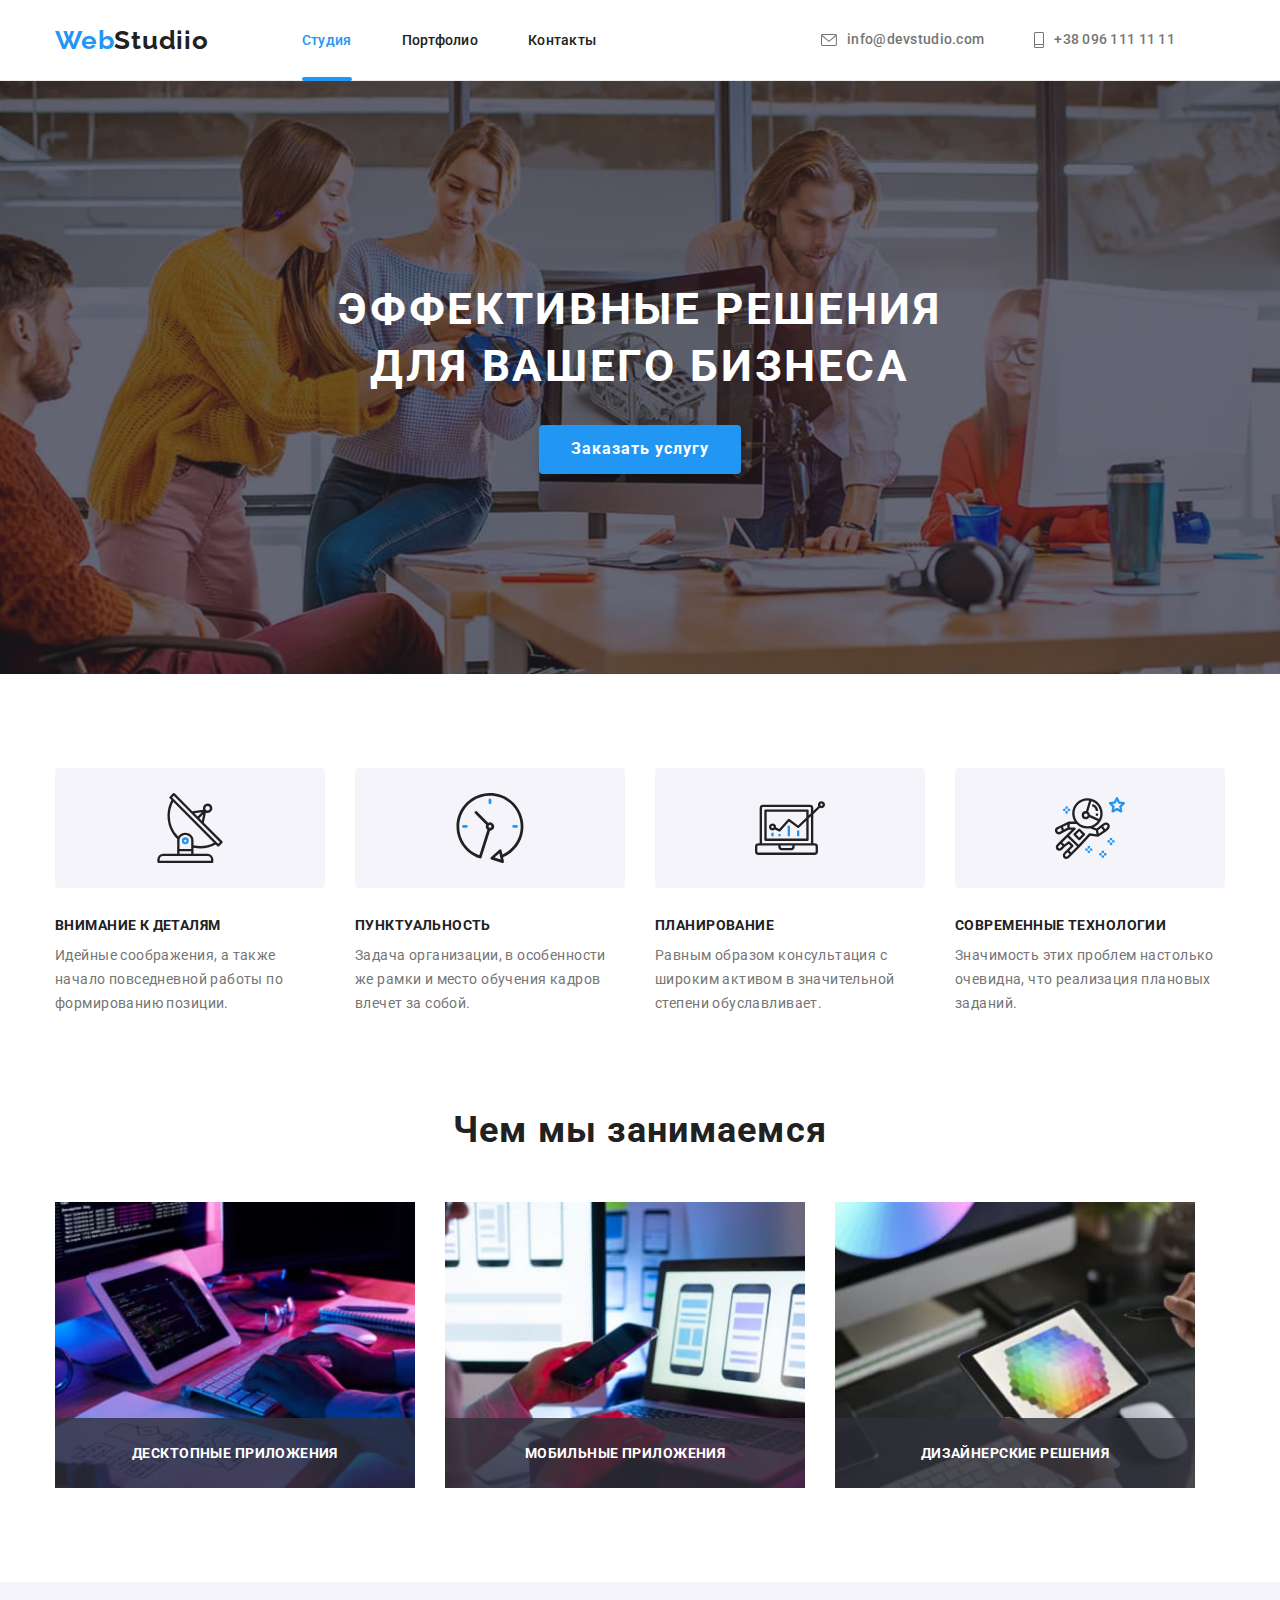
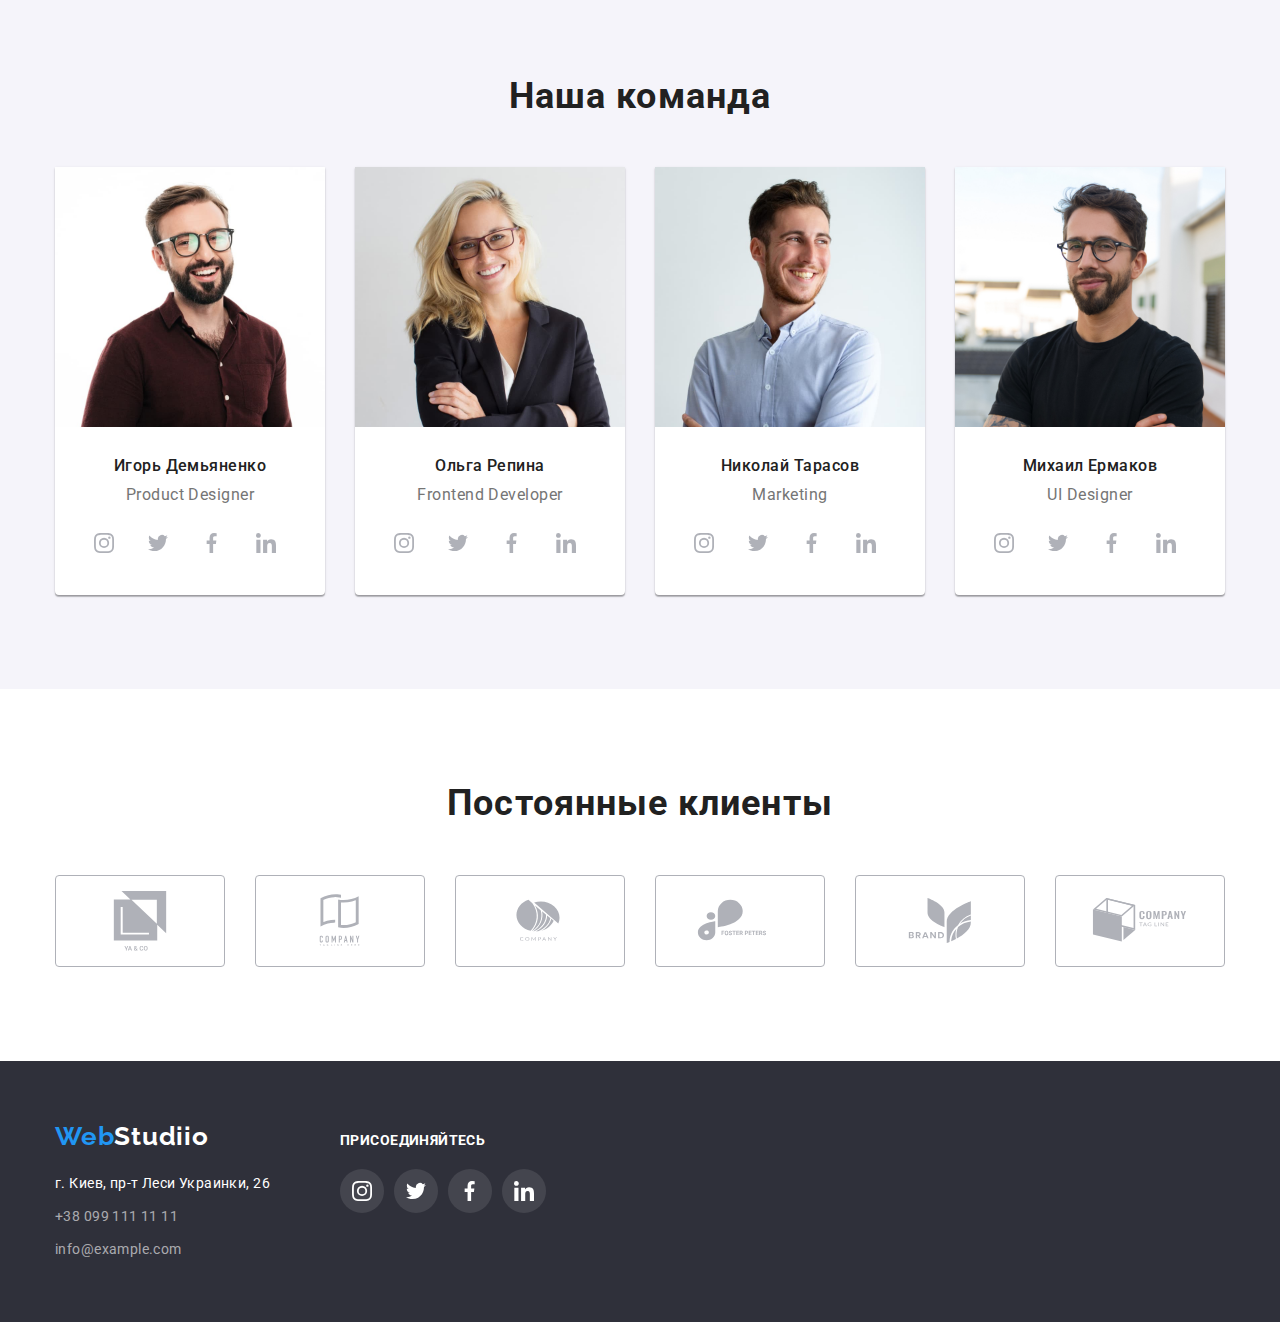
<file: index.html>
<!DOCTYPE html>
<html lang="en">
<head>
    <meta charset="UTF-8">
    <meta http-equiv="X-UA-Compatible" content="IE=edge">
    <meta name="viewport" content="width=device-width, initial-scale=1.0">
    <title>Document</title>
    <link rel="preconnect" href="https://fonts.googleapis.com">
    <link rel="preconnect" href="https://fonts.gstatic.com" crossorigin>
    <link href="https://fonts.googleapis.com/css2?family=Raleway:wght@700&family=Roboto:wght@300;400;500;700;900&display=swap" rel="stylesheet">
    <link rel="stylesheet" href="https://cdnjs.cloudflare.com/ajax/libs/modern-normalize/1.1.0/modern-normalize.min.css">
    <link rel="stylesheet" href="./css/styles.css">
</head>
<body>
    <header class="header">
        <div class="conteiner head">
            <nav class="navigator">
                <a href="#" class="navigator__logo">
                    <span class="nav__web">Web</span><span class="nav__studio">Studiio</span>
                </a>
                <ul class="navigator__list">
                    <li class="navigator__item"><a class="navigator__item-link curent" href="index.html">Студия</a></li>
                    <li class="navigator__item"><a class="navigator__item-link" href="./portfolio.html">Портфолио</a></li>
                    <li class="navigator__item"><a class="navigator__item-link"  href="">Контакты</a></li>
                </ul>
            </nav> 
            <ul class="navigator__contakt-list">
                <li class="navigator__contakt-item">
                    <a href="mailto:info@devstudio.com" class="navigator__contakt-link" >
                        <svg width="16px"; height="12px"; class="navigator__contakt-item-envelope">
                            <use href="images/symbol-defs.svg#icon-mail"></use>
                        </svg>info@devstudio.com
                    </a>
                </li>
                <li class="navigator__contakt-item">                  
                    <a href="tel:+38 096 111 11 11" class="navigator__contakt-link" >
                        <svg width="10px"; height="16px"; class="navigator__contakt-item-envelope">
                            <use href="images/symbol-defs.svg#icon-phone"></use>
                        </svg>
                        +38 096 111 11 11
                    </a>
                </li>
            </ul> 
        </div>
    </header>
    <main>
            <section class="hero">
                <div class="conteiner" >
                    <h1 class="section__titel-text">Эффективные решения <br> для вашего бизнеса</h1>
                    <button class="sectio__titel-button" type="button" data-modal-open >Заказать услугу</button>
                </div>           
            </section>
            <section class="section">
                <div class="conteiner">
                    <h2 class="visually-hidden"> НАши приимущества </h2>
                    <ul class="section__about-list">
                        <li class="section__about-item"> 
                            <div class="section__about-item-block">
                                <svg width="70"; height="70"; class="section__about-item-img">
                                    <use href="images/symbol-defs (1).svg#icon-antenna-1-1"></use>
                                </svg>
                            </div>                           
                            <h3 class="section__about-item-head">Внимание к деталям</h3>
                            <p class="section__about-item-paragraf">
                                    Идейные соображения, а также начало повседневной работы по формированию позиции.
                            </p>
                        </li>
                        <li class="section__about-item">
                            <div class="section__about-item-block">
                                <svg width="70"; height="70"; class="section__about-item-img">
                                    <use href="images/symbol-defs (1).svg#icon-clock-1-1"></use>
                                </svg>
                            </div>                           
                                <h3 class="section__about-item-head" >Пунктуальность</h3>
                                <p class="section__about-item-paragraf">
                                    Задача организации, в особенности же рамки и место обучения кадров влечет за собой.
                                </p>
                        </li>
                        <li class="section__about-item">
                            <div class="section__about-item-block">
                                <svg width="70"; height="70"; class="section__about-item-img">
                                    <use href="images/symbol-defs (1).svg#icon-diagram-1-1"></use>
                                </svg>
                            </div>                          
                            <h3 class="section__about-item-head">Планирование</h3>
                            <p class="section__about-item-paragraf">
                                    Равным образом консультация с широким активом в значительной степени обуславливает.
                            </p>
                        </li>
                        <li class="section__about-item">
                            <div class="section__about-item-block">
                                <svg width="70"; height="70"; class="section__about-item-img">
                                    <use href="images/symbol-defs (1).svg#icon-astronaut-1-1"></use>
                                </svg>
                            </div>                         
                            <h3 class="section__about-item-head">Современные технологии</h3>
                            <p class="section__about-item-paragraf">
                                    Значимость этих проблем настолько очевидна, что реализация плановых заданий.
                            </p>
                        </li>
                    </ul>
                </div>       
            </section>
            <section class="section__aboutus section">
                <div class="conteiner">
                    <h2 class="section__aboutus-head">Чем мы занимаемся</h2>
                    <ul class="section__aboutus-list">
                        <li class="section__aboutus-item">
                            <div class="aboutus-img-block">
                                <img src="images/komp.jpg" alt="компьютер" class="section__aboutus-img">
                                <div class="aboutus-text">
                                    <p class="aboutus-text-transkript">
                                        Десктопные приложения
                                    </p>
                                </div>
                            </div>
                            
                        </li>
                        <li class="section__aboutus-item">
                            <div class="aboutus-img-block">
                                <img src="images/developer.jpg" alt="разработка" class="section__aboutus-img">
                                <div class="aboutus-text">
                                    <p class="aboutus-text-transkript">
                                        Мобильные приложения
                                    </p>
                                </div>
                            </div>
                            
                        </li>
                        <li class="section__aboutus-item">
                            <div class="aboutus-img-block">
                                <img src="images/grafic.jpg" alt="графика" class="section__aboutus-img">
                                <div class="aboutus-text">
                                    <p class="aboutus-text-transkript">
                                        Дизайнерские решения
                                    </p>
                                </div>
                            </div>
                            
                        </li>
                    </ul>
                </div>            
            </section>
            <section class="team-section section">
                <div class="conteiner">
                    <h2 class="section__team-head">Наша команда</h2>
                    <ul class="section__team-item">
                        <li class="section__team-list">
                            <img src="images/igor.jpg" alt="Игорь Демьяненко" class="section__team-img">
                            <div class="section__team-block">
                                <h3 class="section__team-name">Игорь Демьяненко</h3>
                                <p class="section__team-position">Product Designer</p>
                                <ul class="action-list">
                                    <li class="action-item"> 
                                        <a href="#" class="action-href">
                                            <svg width="20"; height="20"; class="action-href-img">
                                                <use href="images/symbol-defs (1).svg#icon-instagram-2-2"></use>
                                            </svg>
                                        </a>
                                    </li>
                                    <li class="action-item"> 
                                        <a href="#" class="action-href">
                                            <svg width="20"; height="20"; class="action-href-img">
                                                <use href="images/symbol-defs (1).svg#icon-Vector-1-1"></use>
                                            </svg>
                                        </a>
                                    </li>
                                    <li class="action-item"> 
                                        <a href="#" class="action-href">
                                            <svg width="20"; height="20"; class="action-href-img">
                                                <use href="images/symbol-defs (1).svg#icon-Vector-2-1"></use>
                                            </svg>
                                        </a>
                                    </li>
                                    <li class="action-item"> 
                                        <a href="#" class="action-href">
                                            <svg width="20"; height="20"; class="action-href-img">
                                                <use href="images/symbol-defs (1).svg#icon-linkedin-1-1"></use>
                                            </svg>
                                        </a>
                                    </li>
                                </ul>
                            </div>                          
                        </li>
                        <li class="section__team-list">
                            <img src="images/olga.jpg" alt="Ольга Репина" class="section__team-img">
                            <div class="section__team-block">
                                <h3 class="section__team-name">Ольга Репина</h3>
                                <p class="section__team-position">Frontend Developer</p>
                                <ul class="action-list">
                                    <li class="action-item"> 
                                            <a href="#" class="action-href">
                                                <svg width="20"; height="20"; class="action-href-img">
                                                    <use href="images/symbol-defs (1).svg#icon-instagram-2-2"></use>
                                                </svg>
                                            </a>
                                        </li>
                                        <li class="action-item"> 
                                            <a href="#" class="action-href">
                                                <svg width="20"; height="20"; class="action-href-img">
                                                    <use href="images/symbol-defs (1).svg#icon-Vector-1-1"></use>
                                                </svg>
                                            </a>
                                        </li>
                                        <li class="action-item"> 
                                            <a href="#" class="action-href">
                                                <svg width="20"; height="20"; class="action-href-img">
                                                    <use href="images/symbol-defs (1).svg#icon-Vector-2-1"></use>
                                                </svg>
                                            </a>
                                        </li>
                                        <li class="action-item"> 
                                            <a href="#" class="action-href">
                                                <svg width="20"; height="20"; class="action-href-img">
                                                    <use href="images/symbol-defs (1).svg#icon-linkedin-1-1"></use>
                                                </svg>
                                            </a>
                                        </li>
                                </ul>
                            </div>                          
                        </li>
                        <li class="section__team-list">
                            <img src="images/Kolia.jpg" alt="Николай Тарасов" class="section__team-img">
                            <div class="section__team-block">
                                <h3 class="section__team-name">Николай Тарасов</h3>
                                <p class="section__team-position">Marketing</p>
                                <ul class="action-list">
                                    <li class="action-item"> 
                                        <a href="#" class="action-href">
                                            <svg width="20"; height="20"; class="action-href-img">
                                                <use href="images/symbol-defs (1).svg#icon-instagram-2-2"></use>
                                            </svg>
                                        </a>
                                    </li>
                                        <li class="action-item"> 
                                            <a href="#" class="action-href">
                                                <svg width="20"; height="20"; class="action-href-img">
                                                    <use href="images/symbol-defs (1).svg#icon-Vector-1-1"></use>
                                                </svg>
                                            </a>
                                        </li>
                                        <li class="action-item"> 
                                            <a href="#" class="action-href">
                                                <svg width="20"; height="20"; class="action-href-img">
                                                    <use href="images/symbol-defs (1).svg#icon-Vector-2-1"></use>
                                                </svg>
                                            </a>
                                        </li>
                                        <li class="action-item"> 
                                            <a href="#" class="action-href">
                                                <svg width="20"; height="20"; class="action-href-img">
                                                    <use href="images/symbol-defs (1).svg#icon-linkedin-1-1"></use>
                                                </svg>
                                            </a>
                                        </li>
                                </ul>
                            </div>                            
                        </li>
                        <li class="section__team-list">
                            <img src="images/Miha.jpg" alt="Михаил Ермаков" class="section__team-img">
                            <div class="section__team-block">
                                <h3 class="section__team-name">Михаил Ермаков</h3>
                                <p class="section__team-position">UI Designer</p>
                                <ul class="action-list">
                                    <li class="action-item">
                                        <a href="#" class="action-href">
                                            <svg width="20"; height="20"; class="action-href-img">
                                                <use href="images/symbol-defs (1).svg#icon-instagram-2-2"></use>
                                            </svg>
                                        </a>
                                    </li>
                                        <li class="action-item">
                                            <a href="#" class="action-href">
                                                <svg width="20"; height="20"; class="action-href-img">
                                                    <use href="images/symbol-defs (1).svg#icon-Vector-1-1"></use>
                                                </svg>
                                            </a>
                                        </li>
                                        <li class="action-item">
                                            <a href="#" class="action-href">
                                                <svg width="20"; height="20"; class="action-href-img">
                                                    <use href="images/symbol-defs (1).svg#icon-Vector-2-1"></use>
                                                </svg>
                                            </a>
                                        </li>
                                        <li class="action-item">
                                            <a href="#" class="action-href">
                                                <svg width="20"; height="20"; class="action-href-img">
                                                    <use href="images/symbol-defs (1).svg#icon-linkedin-1-1"></use>
                                                </svg>
                                            </a>
                                        </li>
                                </ul>
                            </div>                           
                        </li>
                    </ul>
                </div>              
            </section>
            <section class="section"> 
                <div class="client conteiner">
                    <h2 class="section__team-head">Постоянные клиенты</h2>
                    <ul class="client-list">
                        <li class="client-item">
                            <a href="" class="client-link">
                                <svg width="106"; height="60"; class="client-img">
                                    <use href="images/symbol-defs (1).svg#icon-group-1"></use>
                                </svg>
                            </a>
                        </li>
                        <li class="client-item">
                            <a href="" class="client-link">
                                <svg width="106"; height="60"; class="client-img">
                                    <use href="images/symbol-defs.svg#icon-book"></use>
                                </svg>
                            </a>
                        </li>
                        <li class="client-item">
                            <a href="" class="client-link">
                                <svg  width="106"; height="60"; class="client-img">
                                    <use href="images/symbol-defs.svg#icon-orange"></use>
                                </svg>
                            </a>
                        </li>
                        <li class="client-item">
                            <a href="" class="client-link">
                                <svg width="106"; height="60"; class="client-img">
                                    <use href="images/symbol-defs.svg#icon-woter"></use>
                                </svg>
                            </a>
                        </li>
                        <li class="client-item">
                            <a href="" class="client-link">
                                <svg width="106"; height="60"; class="client-img">
                                    <use href="images/symbol-defs.svg#icon-List"></use>
                                </svg>
                            </a>
                        </li>
                        <li class="client-item">
                            <a href="" class="client-link">
                                <svg width="106"; height="60"; class="client-img">
                                    <use href="images/symbol-defs.svg#icon-kub"></use>
                                </svg>
                            </a>
                        </li>
                    </ul>
                </div>               
            </section>
    </main>
    <footer class="footer">
        <div class="conteiner footer-navigate">
            <div>
                <a href="#" class="footer__href-logo">
                    <span class="footer__logo">Web</span><span class="footer__studio">Studiio</span>
                </a>
                <address class="footer__adress">
                    <ul class="footer__adress-list">
                        <li class="footer__adress-item"><a class="footer__adress-ite-link-ferst" href="https://www.google.com/maps/place/%D0%B1%D1%83%D0%BB%D1%8C%D0%B2%D0%B0%D1%80+%D0%9B%D0%B5%D1%81%D1%96+%D0%A3%D0%BA%D1%80%D0%B0%D1%97%D0%BD%D0%BA%D0%B8,+26,+%D0%9A%D0%B8%D1%97%D0%B2,+02000/@50.4265807,30.5361971,17z/data=!3m1!4b1!4m5!3m4!1s0x40d4cf0e033ecbe9:0x57a4dffefec77da0!8m2!3d50.4265807!4d30.5383858">г. Киев, пр-т Леси Украинки, 26</a></li>
                        <li class="footer__adress-item"><a class="footer__adress-ite-link" href="tel:+38 099 111 11 11">+38 099 111 11 11</a></li>
                        <li class="footer__adress-item"><a class="footer__adress-ite-link" href="mailto:info@example.com">info@example.com</a></li>
                    </ul>
                </address>
            </div>
            <div class="footer-social-nav">
                <h3 class="footer-social-header">присоединяйтесь</h3>
                <ul class="footer-list">
                            <li class="footer-item">
                                <a href="#" class="footer-href">
                                    <svg width="20"; height="20"; class="footer-href-img">
                                        <use href="images/symbol-defs (1).svg#icon-instagram-2-2"></use>
                                    </svg>
                                </a>
                            </li>
                                <li class="footer-item">
                                    <a href="#" class="footer-href">
                                        <svg width="20"; height="20"; class="footer-href-img">
                                            <use href="images/symbol-defs (1).svg#icon-Vector-1-1"></use>
                                        </svg>
                                    </a>
                                </li>
                                <li class="footer-item">
                                    <a href="#" class="footer-href">
                                        <svg width="20"; height="20"; class="footer-href-img">
                                            <use href="images/symbol-defs (1).svg#icon-Vector-2-1"></use>
                                        </svg>
                                    </a>
                                </li>
                                <li class="footer-item">
                                    <a href="#" class="footer-href">
                                        <svg width="20"; height="20"; class="footer-href-img">
                                            <use href="images/symbol-defs (1).svg#icon-linkedin-1-1"></use>
                                        </svg>
                                    </a>
                                    </li>
                            </ul>
                        </li>
                    </ul>  
            </div>
            
        </div>        
    </footer>
    <div class="backdrop is-hidden" data-modal>
        <div class="modal">
            <button type="button" class="modal-btn" data-modal-close><img src="images/close.jpg" alt=""></button>
        </div>
    </div>
    <script src="js/modal.js"></script>
</body>
</html>
</file>
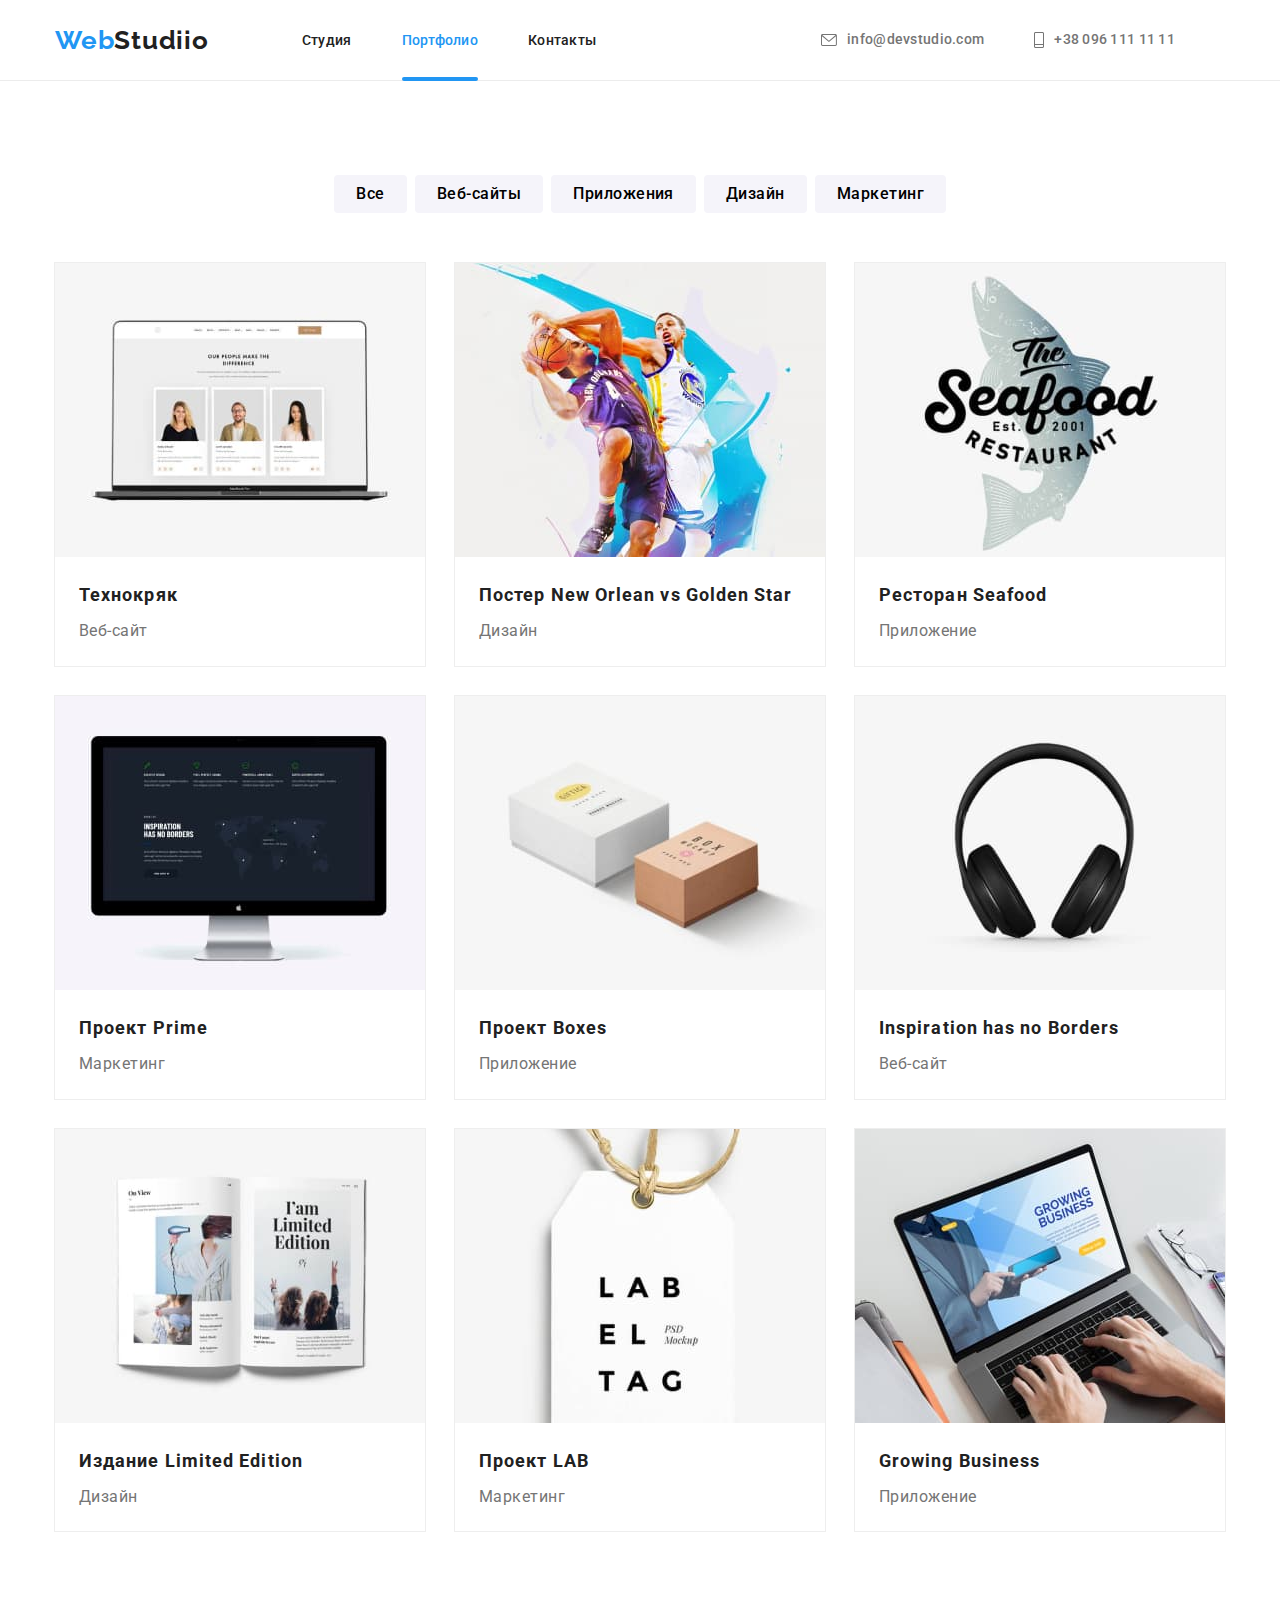
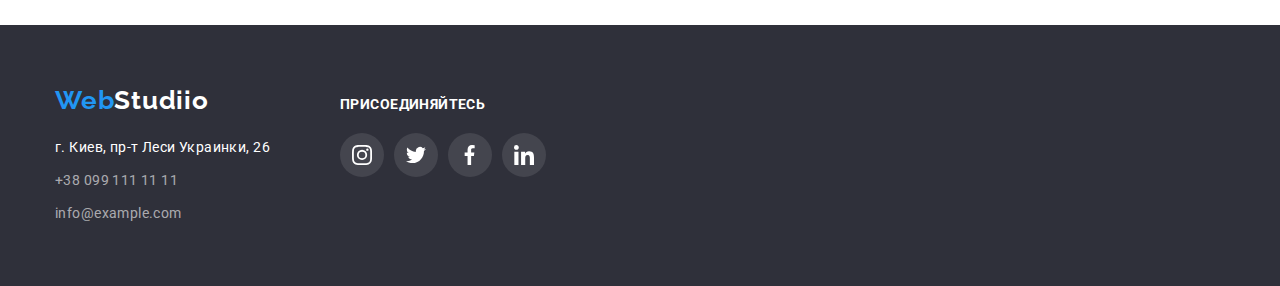
<file: portfolio.html>
<!DOCTYPE html>
<html lang="en">
<head>
    <meta charset="UTF-8">
    <meta http-equiv="X-UA-Compatible" content="IE=edge">
    <meta name="viewport" content="width=device-width, initial-scale=1.0">    
    <title>Document</title>
    <link rel="preconnect" href="https://fonts.googleapis.com">
    <link rel="preconnect" href="https://fonts.gstatic.com" crossorigin>
    <link href="https://fonts.googleapis.com/css2?family=Raleway:wght@700&family=Roboto:wght@300;400;500;700;900&display=swap" rel="stylesheet">
    <link rel="stylesheet" href="https://cdnjs.cloudflare.com/ajax/libs/modern-normalize/1.1.0/modern-normalize.min.css">
    <link rel="stylesheet" href="./css/styles.css">
</head>
<body>
    <header class="header">
        <div class="conteiner head">
            <nav class="navigator">
                <a href="#" class="navigator__logo">
                    <span class="nav__web">Web</span><span class="nav__studio">Studiio</span>
                </a>
                <ul class="navigator__list">
                    <li class="navigator__item"><a class="navigator__item-link" href="index.html">Студия</a></li>
                    <li class="navigator__item"><a class="navigator__item-link curent" href="./portfolio.html">Портфолио</a></li>
                    <li class="navigator__item"><a class="navigator__item-link last" href="#">Контакты</a></li>
                </ul>
            </nav> 
            <ul class="navigator__contakt-list">
                <li class="navigator__contakt-item">
                    <a href="mailto:info@devstudio.com" class="navigator__contakt-link">
                        <svg width="16px"; height="12px"; class="navigator__contakt-item-envelope">
                            <use href="images/symbol-defs.svg#icon-mail"></use>
                        </svg>info@devstudio.com
                    </a>
                </li>
                <li class="navigator__contakt-item">                  
                    <a href="tel:+38 096 111 11 11" class="navigator__contakt-link">
                        <svg width="10px"; height="16px"; class="navigator__contakt-item-envelope">
                            <use href="images/symbol-defs.svg#icon-phone"></use>
                        </svg>
                        +38 096 111 11 11
                    </a>
                </li>
            </ul> 
        </div>
    </header>
    <main>
        <section class="section">
            <div class="conteiner">
                <h1 class="visually-hidden">Контент</h1>
                <ul class="filter">
                    <li class="filter-item"><button type="button" class="filter__button">Все</button> </li> 
                    <li class="filter-item"><button type="button" class="filter__button">Веб-сайты</button> </li> 
                    <li class="filter-item"><button type="button" class="filter__button">Приложения</button> </li> 
                    <li class="filter-item"><button type="button" class="filter__button">Дизайн</button> </li> 
                    <li class="filter-item"><button type="button" class="filter__button">Маркетинг</button> </li> 
                </ul>
                <ul class="portfolio__cards-list">
                    <li class="portfolio__list-item">                              
                                <a href="#" class="portfolio__list-href">
                                    <div class="portfolio-product">
                                        <img src="images/img.jpg" alt="компьютер" class="portfolio__item-img">
                                        <div class="portfolio-list-hover">
                                            <p class="portfolioi-card-hover-paragraf">
                                                Технокряк это современная площадка распространения коронавируса. Компании используют эту платформу для цифрового шпионажа и атак на защищённые сервера конкурентов.
                                            </p>
                                        </div>  
                                    </div>        
                                    
                                    
                                    <div class="partfolio__list-block">
                                        <h2 class="portfolio__header">Технокряк</h2>
                                        <p class="portfolio__text">Веб-сайт</p>
                                    </div>     
                                </a>
                    </li>
                    <li class="portfolio__list-item">
                        
                            <a href="#" class="portfolio__list-href">
                                <div class="portfolio-product"> 
                                    <img src="images/img (1).jpg" alt="Баскет Бол" class="portfolio__item-img">
                                    <div class="portfolio-list-hover">
                                        <p class="portfolioi-card-hover-paragraf">
                                            Технокряк это современная площадка распространения коронавируса. Компании используют эту платформу для цифрового шпионажа и атак на защищённые сервера конкурентов.
                                        </p>
                                    </div>
                                </div>    
                                
                                <div class="partfolio__list-block">
                                    <h2 class="portfolio__header">Постер New Orlean vs Golden Star</h2>
                                    <p class="portfolio__text">Дизайн</p>
                                </div>
                            </a>                                                                                    
                    </li>
                    <li class="portfolio__list-item">
                        
                            <a href="#" class="portfolio__list-href">
                                <div class="portfolio-product">
                                    <img src="images/img (2).jpg" alt="Звезда" class="portfolio__item-img">
                                    <div class="portfolio-list-hover">
                                        <p class="portfolioi-card-hover-paragraf">
                                            Технокряк это современная площадка распространения коронавируса. Компании используют эту платформу для цифрового шпионажа и атак на защищённые сервера конкурентов.
                                        </p>
                                    </div>
                                </div>                            
                                <div class="partfolio__list-block">
                                    <h2 class="portfolio__header">Ресторан Seafood</h2>
                                    <p class="portfolio__text">Приложение</p>
                                </div>
                            </a>
                    </li>
                    <li class="portfolio__list-item">
                        
                            <a href="#" class="portfolio__list-href">
                                <div class="portfolio-product">
                                    <img src="images/img (3).jpg" alt="Наушники" class="portfolio__item-img">
                                    <div class="portfolio-list-hover">
                                        <p class="portfolioi-card-hover-paragraf">
                                            Технокряк это современная площадка распространения коронавируса. Компании используют эту платформу для цифрового шпионажа и атак на защищённые сервера конкурентов.
                                        </p>
                                    </div>
                                </div>
                                
                                <div class="partfolio__list-block">
                                    <h2 class="portfolio__header">Проект Prime</h2>
                                    <p class="portfolio__text">Маркетинг</p>
                                </div>
                            </a>
                    </li>
                    <li class="portfolio__list-item">
                        
                            <a href="#" class="portfolio__list-href">
                                <div class="portfolio-product">
                                    <img src="images/img (4).jpg" alt="Коробки" class="portfolio__item-img">
                                    <div class="portfolio-list-hover">
                                        <p class="portfolioi-card-hover-paragraf">
                                            Технокряк это современная площадка распространения коронавируса. Компании используют эту платформу для цифрового шпионажа и атак на защищённые сервера конкурентов.
                                        </p>
                                    </div>
                                </div>
                                    
                                <div class="partfolio__list-block">
                                    <h2  class="portfolio__header">Проект Boxes</h2>
                                    <p class="portfolio__text">Приложение</p>
                                </div>   
                            </a>               
                    </li>
                    <li class="portfolio__list-item">
                        
                            <a href="#" class="portfolio__list-href">
                                <div class="portfolio-product">
                                    <img src="images/img (5).jpg" alt="Монитор" class="portfolio__item-img">
                                    <div class="portfolio-list-hover">
                                        <p class="portfolioi-card-hover-paragraf">
                                            Технокряк это современная площадка распространения коронавируса. Компании используют эту платформу для цифрового шпионажа и атак на защищённые сервера конкурентов.
                                        </p>
                                    </div>
                                </div>
                                
                                <div class="partfolio__list-block">
                                    <h2 class="portfolio__header">Inspiration has no Borders</h2>
                                    <p class="portfolio__text">Веб-сайт</p>
                                </div>   
                            </a>                                                                                          
                    </li>
                    <li class="portfolio__list-item">                     
                            <a href="#" class="portfolio__list-href">
                                <div class="portfolio-product">
                                    <img src="images/img (6).jpg" alt="Книга" class="portfolio__item-img">
                                    <div class="portfolio-list-hover">
                                        <p class="portfolioi-card-hover-paragraf">
                                            Технокряк это современная площадка распространения коронавируса. Компании используют эту платформу для цифрового шпионажа и атак на защищённые сервера конкурентов.
                                        </p>
                                    </div> 
                                </div>
                                    
                                <div class="partfolio__list-block">
                                    <h2 class="portfolio__header">Издание Limited Edition</h2>
                                    <p class="portfolio__text">Дизайн</p>
                                </div>  
                            </a>
                                                                                                                
                    </li>
                    <li class="portfolio__list-item">
                        
                            <a href="#" class="portfolio__list-href">
                            
                                <div class="portfolio-product">
                                    <img src="images/img (7).jpg" alt="Лейба" class="portfolio__item-img">
                                    <div class="portfolio-list-hover">
                                        <p class="portfolioi-card-hover-paragraf">
                                            Технокряк это современная площадка распространения коронавируса. Компании используют эту платформу для цифрового шпионажа и атак на защищённые сервера конкурентов.
                                        </p>
                                    </div>
                                </div>    
                                <div class="partfolio__list-block">
                                    <h2 class="portfolio__header">Проект LAB</h2>
                                    <p class="portfolio__text">Маркетинг</p>
                                </div>
                            </a>
                                                
                    </li>
                    <li class="portfolio__list-item">
                        
                            <a href="#" class="portfolio__list-href">
                                <div class="portfolio-product">
                                    <img src="images/img (8).jpg" alt="Програмист" class="portfolio__item-img">
                                    <div class="portfolio-list-hover">
                                        <p class="portfolioi-card-hover-paragraf">
                                            Технокряк это современная площадка распространения коронавируса. Компании используют эту платформу для цифрового шпионажа и атак на защищённые сервера конкурентов.
                                        </p>
                                    </div>
                                    
                                </div>     
                                    <div class="partfolio__list-block">
                                        <h2 class="portfolio__header">Growing Business</h2>
                                        <p class="portfolio__text">Приложение</p>
                                    </div> 
                                    
                            </a>
                            
                        
                        
                                            
                    </li>
                </ul>
            </section>
            </div>          
    </main>
    <footer class="footer">
        <div class="conteiner footer-navigate">
            <div>
                <a href="#" class="footer__href-logo">
                    <span class="footer__logo">Web</span><span class="footer__studio">Studiio</span>
                </a>
                <address class="footer__adress">
                    <ul class="footer__adress-list">
                        <li class="footer__adress-item"><a class="footer__adress-ite-link-ferst" href="https://www.google.com/maps/place/%D0%B1%D1%83%D0%BB%D1%8C%D0%B2%D0%B0%D1%80+%D0%9B%D0%B5%D1%81%D1%96+%D0%A3%D0%BA%D1%80%D0%B0%D1%97%D0%BD%D0%BA%D0%B8,+26,+%D0%9A%D0%B8%D1%97%D0%B2,+02000/@50.4265807,30.5361971,17z/data=!3m1!4b1!4m5!3m4!1s0x40d4cf0e033ecbe9:0x57a4dffefec77da0!8m2!3d50.4265807!4d30.5383858">г. Киев, пр-т Леси Украинки, 26</a></li>
                        <li class="footer__adress-item"><a class="footer__adress-ite-link" href="tel:+38 099 111 11 11">+38 099 111 11 11</a></li>
                        <li class="footer__adress-item"><a class="footer__adress-ite-link" href="mailto:info@example.com">info@example.com</a></li>
                    </ul>
                </address>
            </div>
            <div class="footer-social-nav">
                <h3 class="footer-social-header">присоединяйтесь</h3>
                <ul class="footer-list">
                            <li class="footer-item">
                                <a href="#" class="footer-href">
                                    <svg width="20"; height="20"; class="footer-href-img">
                                        <use href="images/symbol-defs (1).svg#icon-instagram-2-2"></use>
                                    </svg>
                                </a>
                            </li>
                                <li class="footer-item">
                                    <a href="#" class="footer-href">
                                        <svg width="20"; height="20"; class="footer-href-img">
                                            <use href="images/symbol-defs (1).svg#icon-Vector-1-1"></use>
                                        </svg>
                                    </a>
                                </li>
                                <li class="footer-item">
                                    <a href="#" class="footer-href">
                                        <svg width="20"; height="20"; class="footer-href-img">
                                            <use href="images/symbol-defs (1).svg#icon-Vector-2-1"></use>
                                        </svg>
                                    </a>
                                </li>
                                <li class="footer-item">
                                    <a href="#" class="footer-href">
                                        <svg width="20"; height="20"; class="footer-href-img">
                                            <use href="images/symbol-defs (1).svg#icon-linkedin-1-1"></use>
                                        </svg>
                                    </a>
                                    </li>
                            </ul>
                        </li>
                    </ul>  
            </div>
            
        </div>        
    </footer>
</body>
</html>
</file>
<file: css/styles.css>
:root {
  --primary-color-text: #212121;
  --secendary-color-text: #757575;
  --color-button-link: #2196f3;
  --color-footer-link: rgba(255, 255, 255, 0.6);
  --color-hover-footer-link: #ffffff;
  --color-bacground: #2f303a;
  --partfolio-btn: #f5f4fa;
}
body {
  font-family: "Roboto", sans-serif;
  color: var(--primary-color-text);
}

h1,
h2,
h3,
h4,
h5,
h6 {
  box-sizing: border-box;
  margin: 0;
  padding: 0;
}
p {
  box-sizing: border-box;
  margin: 0;
  padding: 0;
}
ul {
  list-style: none;
  margin: 0;
  padding: 0;
}
img {
  display: block;
  max-width: 100%;
  right: auto;
}
.section {
  padding: 94px 0;
}
.visually-hidden {
  position: absolute;
  clip: rect(0 0 0 0);
  width: 1px;
  height: 1px;
  margin: -1px;
}

/*--------head---------*/

.header {
  border-bottom: 1px solid #ececec;
}
.head {
  display: flex;
  justify-content: space-between;
  align-items: center;
}
.conteiner {
  width: 1200px;
  margin: 0 auto;
  padding: 0 15px;
}
.navigator {
  display: flex;
}
.navigator__logo {
  display: inline-block;
  padding: 24px 0;
  margin-right: 93px;

  font-family: "Raleway", sans-serif;
  text-decoration: none;
  font-weight: 700;
  font-size: 26px;
  line-height: 1.19;
  letter-spacing: 0.03em;
}
.nav__studio {
  color: var(--primary-color-text);
}
.nav__web {
  color: var(--color-button-link);
}
.navigator__item {
  margin-right: 50px;
}
.navigator__list {
  display: flex;
  align-items: center;
}
.navigator__list:last-child {
  margin-right: 0;
}
.navigator__item-link {
  position: relative;
  padding: 32px 0;

  font-weight: 500;
  font-size: 14px;
  line-height: 1.14;
  letter-spacing: 0.02em;
  text-decoration: none;
  color: var(--primary-color-text);

  transition-property: background-color, color;
  transition-duration: 250ms;
  transition-timing-function: cubic-bezier(0.4, 0, 0.2, 1);
}
.navigator__item-link:hover {
  color: var(--color-button-link);
}
.navigator__item-link:active {
  color: var(--color-button-link);
}
.navigator__item-link:focus {
  color: var(--color-button-link);
}
.navigator__item-link.curent {
  color: #2196f3;
}
.navigator__item-link.curent::after {
  position: absolute;
  content: " ";
  width: 100%;
  height: 4px;

  background-color: #2196f3;
  border-radius: 2px;
  bottom: -1px;
  left: 0;
}

.navigator__item-link:focus::after {
  position: absolute;
  content: " ";
  width: 100%;
  height: 4px;

  background-color: #2196f3;
  border-radius: 2px;
  bottom: 0;
  left: 0;
}

.navigator__contakt-list {
  display: flex;
}
.navigator__contakt-list:nth-child(2) {
  margin-right: 0;
}
.navigator__contakt-item {
  display: flex;
  justify-content: center;
  align-items: center;
  margin-right: 50px;

  transition-property: background-color;
  transition-duration: 250ms;
  transition-timing-function: cubic-bezier(0.4, 0, 0.2, 1);
}

.navigator__contakt-link {
  padding: 32px 0;
  display: flex;
  justify-content: center;
  align-items: center;

  font-weight: 500;
  font-size: 14px;
  line-height: 1.14;
  letter-spacing: 0.02em;
  text-decoration: none;
  color: var(--secendary-color-text);
  transition-property: color;
  transition-duration: 250ms;
  transition-timing-function: cubic-bezier(0.4, 0, 0.2, 1);
}

.navigator__contakt-link:hover {
  color: var(--color-button-link);
}

.navigator__contakt-link:focus {
  color: #2196f3;
}

.navigator__contakt-link:active {
  color: var(--color-button-link);
}
.navigator__contakt-item-envelope {
  fill: currentColor;
  margin-right: 10px;
}
/* .navigator__contakt-item-envelope:hover {
  fill: currentColor;
  cursor: pointer;
}
.navigator__contakt-item-envelope:focus {
  fill: currentColor;
  cursor: pointer;
} */
/*--------hero---------*/

.hero {
  position: relative;
  padding: 200px 0;
  max-width: 1600px;
  background-image: linear-gradient(
      to right,
      rgba(47, 48, 58, 0.4),
      rgba(47, 48, 58, 0.4)
    ),
    url(../images/hero.jpg);
  background-repeat: no-repeat;
  background-size: cover;
  background-position: center;
  margin: 0 auto;
  background-color: var(--color-bacground);
  text-align: center;
}

.section__titel-text {
  margin-bottom: 30px;

  font-weight: 700;
  font-size: 44px;
  line-height: 1.3;
  letter-spacing: 0.06em;
  text-transform: uppercase;
  color: var(--color-hover-footer-link);
}
.sectio__titel-button {
  display: inline-block;
  padding: 10px 32px;

  background: var(--color-button-link);
  box-shadow: 0px 4px 4px rgba(0, 0, 0, 0.15);
  border-radius: 4px;
  border: none;
  color: var(--color-hover-footer-link);
  font-weight: 700;
  font-size: 16px;
  line-height: 1.8;
  letter-spacing: 0.06em;
  cursor: pointer;
}
/*--------about---------*/

.section__about-list {
  display: flex;
}

.section__about-list :last-child {
  margin-right: 0;
}
.section__about-item:not(:last-child) {
  margin-right: 30px;
}
.section__about-item-head {
  margin-bottom: 10px;

  font-weight: 700;
  font-size: 14px;
  line-height: 1.14;
  letter-spacing: 0.03em;
  text-transform: uppercase;
  color: var(--primary-color-text);
}
.section__about-item-paragraf {
  font-size: 14px;
  line-height: 1.71;
  letter-spacing: 0.03em;
  color: var(--secendary-color-text);
}
.section__about-item-block {
  display: flex;
  align-items: center;
  justify-content: center;
  background-color: #f5f4fa;
  width: 270px;
  height: 120px;
  border-radius: 4px;
  margin-bottom: 30px;
}
.aboutus-img-block {
  position: relative;
}
.aboutus-text {
  display: flex;
  justify-content: center;
  align-items: center;
  position: absolute;
  width: 100%;
  height: 70px;
  bottom: 0;
  background: rgba(47, 48, 58, 0.8);
}
.aboutus-text-transkript {
  font-family: Roboto;
  font-weight: 700;
  font-size: 14px;
  line-height: 16px;
  letter-spacing: 0.03em;
  text-transform: uppercase;
  color: #ffffff;
}
/*-------------aboutus-----------*/
.section__aboutus {
  padding-top: 0;
}

.section__aboutus-head {
  margin-bottom: 50px;
  text-align: center;

  font-weight: 700;
  font-size: 36px;
  line-height: 1.16;
  letter-spacing: 0.03em;
}
.section__aboutus-list {
  display: flex;
}

.section__aboutus-item {
  margin-right: 30px;
}
/*--------team---------*/
.team-section {
  background: var(--partfolio-btn);
}
.team {
  display: flex;
  justify-content: center;
  align-items: center;
  flex-direction: column;
}
.section__team-head {
  margin-bottom: 50px;

  text-align: center;
  font-weight: 700;
  font-size: 36px;
  line-height: 1.16;
  letter-spacing: 0.03em;
}
.section__team-list {
  margin-right: 30px;

  box-shadow: 0px 1px 3px rgba(0, 0, 0, 0.12), 0px 1px 1px rgba(0, 0, 0, 0.14),
    0px 2px 1px rgba(0, 0, 0, 0.2);
  border-radius: 0px 0px 4px 4px;
  background-color: var(--color-hover-footer-link);
  text-align: center;
}
.section__team-list:last-child {
  margin-right: 0;
}
.section__team-item {
  display: flex;
}
.section__team-img {
  width: 270px;
}
.section__team-block {
  padding: 30px 0;
}
.section__team-name {
  margin-bottom: 10px;

  font-weight: 500;
  font-size: 16px;
  line-height: 1.18;
  letter-spacing: 0.03em;
  color: var(--primary-color-text);
}
.section__team-position {
  font-size: 16px;
  line-height: 1.18;
  letter-spacing: 0.03em;
  color: var(--secendary-color-text);
  margin-bottom: 16px;
}
.action-list {
  display: flex;
  margin-top: 16px;
  margin: 0;
  padding: 0;
}
.action-item {
  margin-right: 10px;
}
.action-list {
  display: flex;
  justify-content: center;
}
.action-item {
  width: 44px;
  height: 44px;
  margin-right: 10px;
}
.action-href {
  display: flex;
  justify-content: center;
  align-items: center;
  border-radius: 50%;
  width: 100%;
  height: 100%;
  color: #afb1b8;
  transition-property: color, background-color;
  transition-duration: 250ms;
  transition-timing-function: cubic-bezier(0.4, 0, 0.2, 1);
}
.action-item:hover {
  fill: #ffffff;
}
.action-item:focus {
  fill: #ffffff;
}
.action-href-img {
  fill: currentColor;
}
.action-href:hover {
  background-color: #2196f3;
  color: #fff;
}
.action-href:focus {
  background-color: #2196f3;
  color: #fff;
}
/*--------footer---------*/
.footer {
  padding: 60px 0;
  background-color: var(--color-bacground);
}
.footer__href-logo {
  display: block;
  margin-bottom: 20px;
  font-family: "Raleway", sans-serif;
  font-weight: 700;
  font-size: 26px;
  line-height: 1.19;
  letter-spacing: 0.03em;
  text-decoration: none;
}

.footer__logo {
  color: var(--color-button-link);
}
.footer__studio {
  color: var(--color-hover-footer-link);
}
.footer__adress {
  font-style: normal;
}
.footer__adress-item {
  margin-bottom: 9px;
}
.footer__adress-list :last-child {
  margin-bottom: 0px;
}
.footer__adress-ite-link-ferst {
  color: var(--color-hover-footer-link);
  font-size: 14px;
  line-height: 1.71;
  letter-spacing: 0.03em;
  text-decoration: none;
}
.footer__adress-ite-link {
  font-size: 14px;
  line-height: 1.71;
  letter-spacing: 0.03em;
  color: var(--color-footer-link);
  text-decoration: none;
}
.footer__adress-ite-link:hover {
  color: var(--color-hover-footer-link);
}
.footer__adress-ite-link:focus {
  color: var(--color-hover-footer-link);
}
.footer__adress-ite-link:active {
  color: var(--color-hover-footer-link);
}
.footer-social-nav {
  margin-left: 70px;
}
.footer-navigate {
  display: flex;
  align-items: baseline;
}
.footer-social-header {
  font-weight: 700;
  font-size: 14px;
  line-height: 1.14;
  letter-spacing: 0.03em;
  text-transform: uppercase;
  color: #ffffff;
  margin-bottom: 20px;
}
.footer-list {
  display: flex;
}
.footer-list :last-child {
  margin-right: 0;
}
.footer-item {
  margin-right: 10px;
}

.footer-href {
  fill: #ffffff;

  width: 44px;
  height: 44px;
  border-radius: 50%;
  display: flex;
  justify-content: center;
  align-items: center;
  background-color: rgba(255, 255, 255, 0.1);
  transition-property: background-color, border-radius;
  transition-duration: 250ms;
  transition-timing-function: cubic-bezier(0.4, 0, 0.2, 1);
}
.footer-href:hover {
  background-color: #2196f3;
  border-radius: 50%;
}
.footer-href:focus {
  background-color: #2196f3;
}
/*---------client------------------*/

.client-item {
  margin-right: 30px;
}
.client-link {
  border: 1px solid #afb1b8;
  box-sizing: border-box;
  border-radius: 4px;
  display: flex;
  justify-content: center;
  align-items: center;
  width: 170px;
  height: 92px;
  color: #afb1b8;
  transition-property: border-color, color;
  transition-duration: 250ms;
  transition-timing-function: cubic-bezier(0.4, 0, 0.2, 1);
}
.client-img {
  fill: currentColor;
}
.client-list:focus {
  border-color: #2196f3;
  color: #2196f3;
}
.client-item :hover {
  border-color: #2196f3;
  color: #2196f3;
}
.client-item :focus {
  border-color: #2196f3;
  color: #2196f3;
}
.client-list {
  display: flex;
  justify-content: center;
  color: #afb1b8;
  transition-property: color, border-color;
  transition-duration: 250ms;
  transition-timing-function: cubic-bezier(0.4, 0, 0.2, 1);
}
.client-list :last-child {
  margin-right: 0;
}
.client-item :hover {
  fill: #2196f3;
}
.client-item :focus {
  fill: #2196f3;
}
.client-link:focus {
  fill: #2196f3;
}

/*--------portfoliio---------*/

/*-----------filter------------*/

.filter {
  display: flex;
  justify-content: center;
  margin-bottom: 50px;
}
.filter-item {
  margin-right: 8px;
}

.filter__button {
  background: var(--partfolio-btn);
  border-radius: 4px;
  border: none;
  min-width: 73px;
  cursor: pointer;
  font-weight: 500;
  font-size: 16px;
  line-height: 1.62;
  text-align: center;
  letter-spacing: 0.03em;
  padding: 6px 22px;

  transition-property: background-color, box-shadow, color;
  transition-duration: 250ms;
  transition-timing-function: cubic-bezier(0.4, 0, 0.2, 1);
}
.filter-item:last-child {
  margin-right: 0;
}
.filter__button:hover {
  background-color: var(--color-button-link);
  color: var(--color-hover-footer-link);
  box-shadow: 0px 3px 1px rgba(0, 0, 0, 0.1), 0px 1px 2px rgba(0, 0, 0, 0.08),
    0px 2px 2px rgba(0, 0, 0, 0.12);
}
.filter__button:focus {
  background-color: var(--color-button-link);
  color: var(--color-hover-footer-link);
  box-shadow: 0px 3px 1px rgba(0, 0, 0, 0.1), 0px 1px 2px rgba(0, 0, 0, 0.08),
    0px 2px 2px rgba(0, 0, 0, 0.12);
}
.filter__button:active {
  background-color: var(--color-button-link);
  color: var(--color-hover-footer-link);
  box-shadow: 0px 3px 1px rgba(0, 0, 0, 0.1), 0px 1px 2px rgba(0, 0, 0, 0.08),
    0px 2px 2px rgba(0, 0, 0, 0.12);
}

/*-----------cards-------------*/
.portfolio__cards-list {
  display: flex;
  flex-wrap: wrap;
}
.portfolio__list-item {
  margin-right: 30px;
  margin-bottom: 30px;

  width: 370px;
  outline: 1px solid #eeeeee;
  transition-property: box-shadow;
  transition-duration: 250ms;
  transition-timing-function: cubic-bezier(0.4, 0, 0.2, 1);
}
.portfolio__list-item:focus {
  box-shadow: 0px 1px 1px rgba(0, 0, 0, 0.12), 0px 4px 4px rgba(0, 0, 0, 0.06),
    1px 4px 6px rgba(0, 0, 0, 0.16);
}

.portfolio__list-item:active {
  box-shadow: 0px 1px 1px rgba(0, 0, 0, 0.12), 0px 4px 4px rgba(0, 0, 0, 0.06),
    1px 4px 6px rgba(0, 0, 0, 0.16);
}
.portfolio__cards-list .portfolio__list-item:nth-child(3n + 3) {
  margin-right: 0;
}
.portfolio__cards-list .portfolio__list-item:nth-last-child(-n + 3) {
  margin-bottom: 0;
}
.partfolio__list-block {
  padding: 20px 24px;
}
.portfolio__item-img {
  width: 370px;
}
.portfolio__header {
  margin-bottom: 4px;
  font-weight: 700;
  font-size: 18px;
  line-height: 2;
  letter-spacing: 0.06em;
  color: var(--primary-color-text);
}
.portfolio__text {
  font-size: 16px;
  line-height: 1.8;
  letter-spacing: 0.03em;
  color: var(--secendary-color-text);
}
.portfolio__list-href {
  list-style: none;
  text-decoration: none;
}
.portfolio__list-href:hover {
  box-shadow: 0px 1px 1px rgba(0, 0, 0, 0.12), 0px 4px 4px rgba(0, 0, 0, 0.06),
    1px 4px 6px rgba(0, 0, 0, 0.16);
}
.portfolio__list-href:focus {
  box-shadow: 0px 1px 1px rgba(0, 0, 0, 0.12), 0px 4px 4px rgba(0, 0, 0, 0.06),
    1px 4px 6px rgba(0, 0, 0, 0.16);
}
.portfolio-product {
  position: relative;
  overflow: hidden;
}
.portfolio-list-hover {
  content: " ";
  position: absolute;
  background: rgba(33, 150, 243, 0.9);
  width: 100%;
  height: 100%;
  top: 0;
  left: 0;
  transform: translateY(100%);
  transition-property: transform;
  transition-duration: 250ms;
  transition-timing-function: cubic-bezier(0.4, 0, 0.2, 1);
}
.portfolioi-card-hover-paragraf {
  color: #ffffff;
  font-family: Roboto;
  font-size: 18px;
  line-height: 28px;
  letter-spacing: 0.03em;

  padding: 63px 24px;
}
/* .portfolio__list-item:hover .portfolio-list-hover {
  transform: translateY(0);
} */
.portfolio__list-href:hover .portfolio-list-hover {
  transform: translateY(0);
}
.portfolio__list-href:focus .portfolio-list-hover {
  transform: translateY(0);
}

/*-----------------------overley------------------*/
.backdrop {
  position: fixed;
  width: 100%;
  height: 100%;
  left: 0px;
  top: 0px;
  background-color: rgba(0, 0, 0, 0.2);
  background-size: 100% 100%;

  transition-property: background-color, opacity;
  transition-duration: 250ms;
  transition-timing-function: cubic-bezier(0.4, 0, 0.2, 1);
}

.backdrop.is-hidden {
  opacity: 0;
  pointer-events: none;
  visibility: hidden;
}

.modal {
  position: absolute;
  min-width: 528px;
  min-height: 581px;
  left: 50%;
  top: 50%;
  background-color: #fff;
  transform: translate(-50%, -50%);

  box-shadow: 0px 1px 3px rgba(0, 0, 0, 0.12), 0px 1px 1px rgba(0, 0, 0, 0.14),
    0px 2px 1px rgba(0, 0, 0, 0.2);
  border-radius: 4px;

  transition-duration: 250ms;
  transition-timing-function: cubic-bezier(0.4, 0, 0.2, 1);
}
.modal-btn {
  position: absolute;
  right: 0;
  margin: 8px 8px;
  width: 30px;
  height: 30px;
  display: flex;
  justify-content: center;
  align-items: center;
  cursor: pointer;
  background: #ffffff;
  border: 1px solid rgba(0, 0, 0, 0.1);
  box-sizing: border-box;
  border-radius: 50%;
}
</file>
